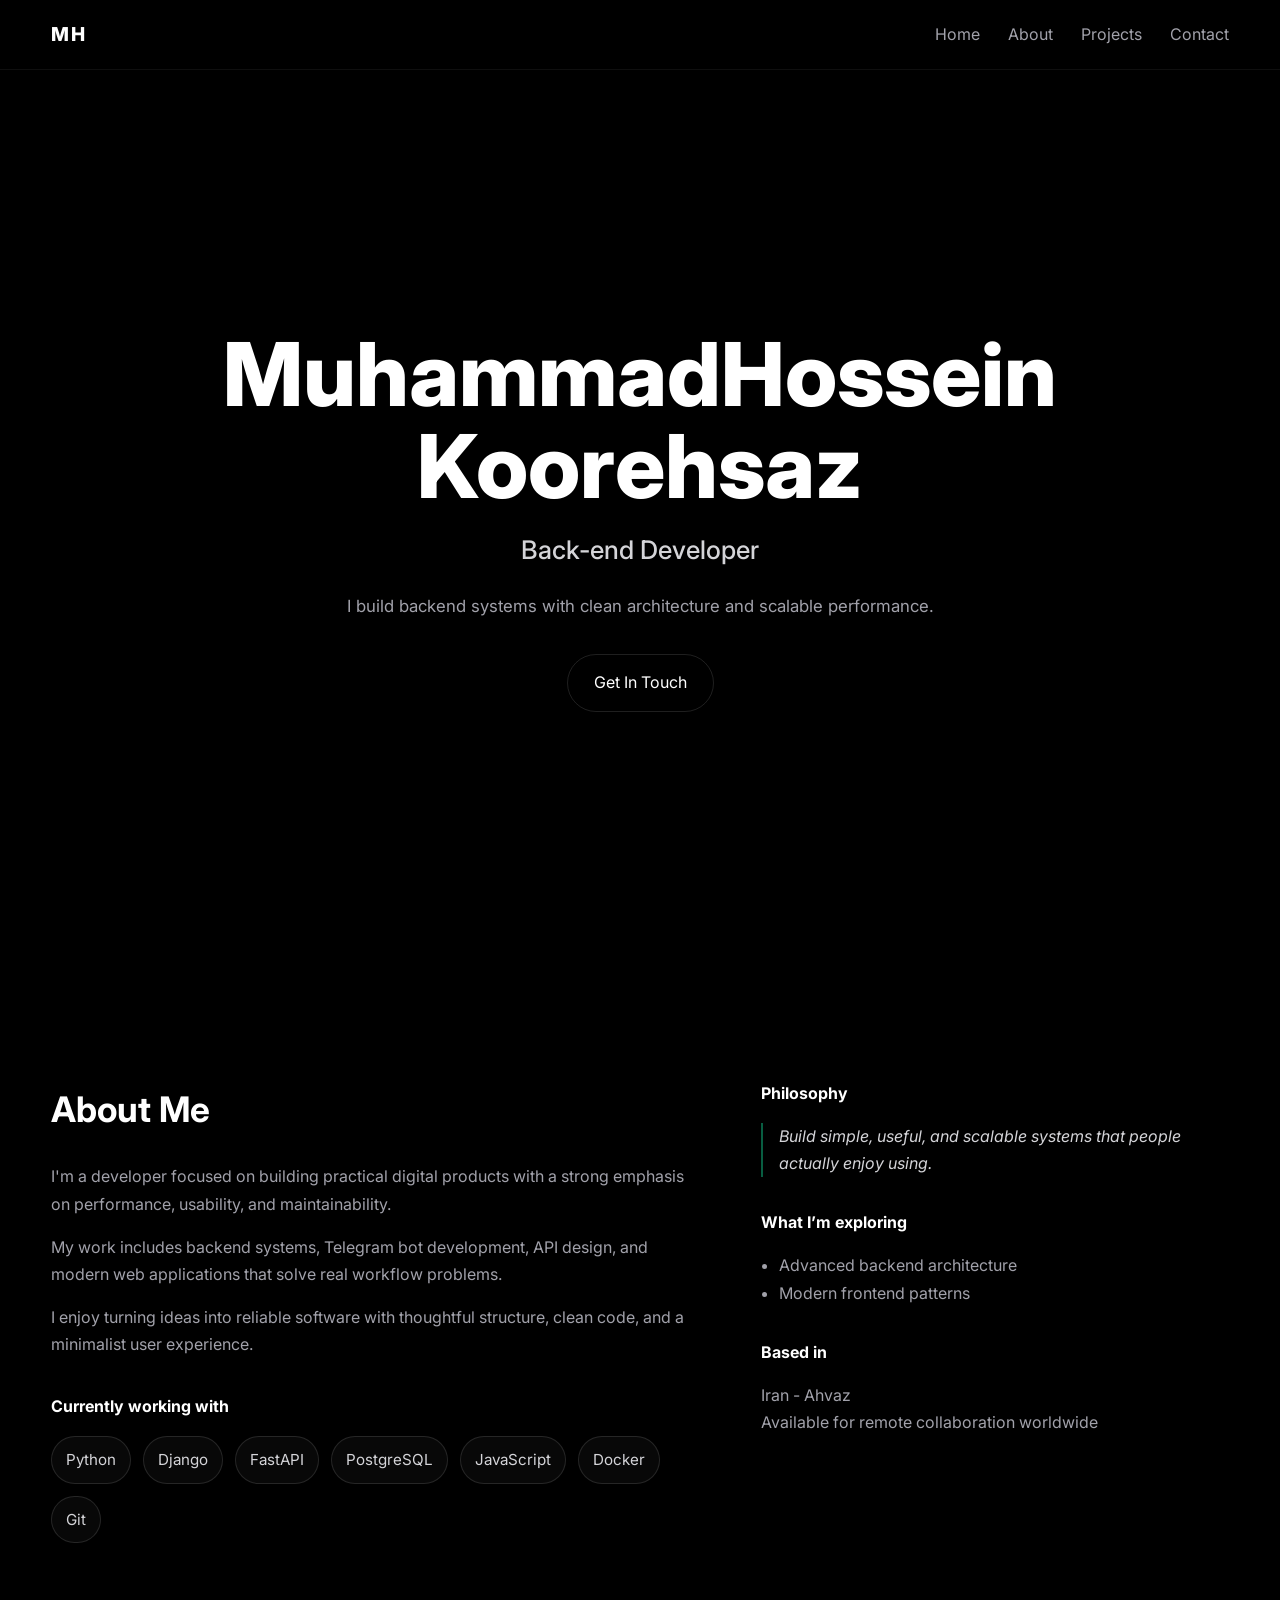
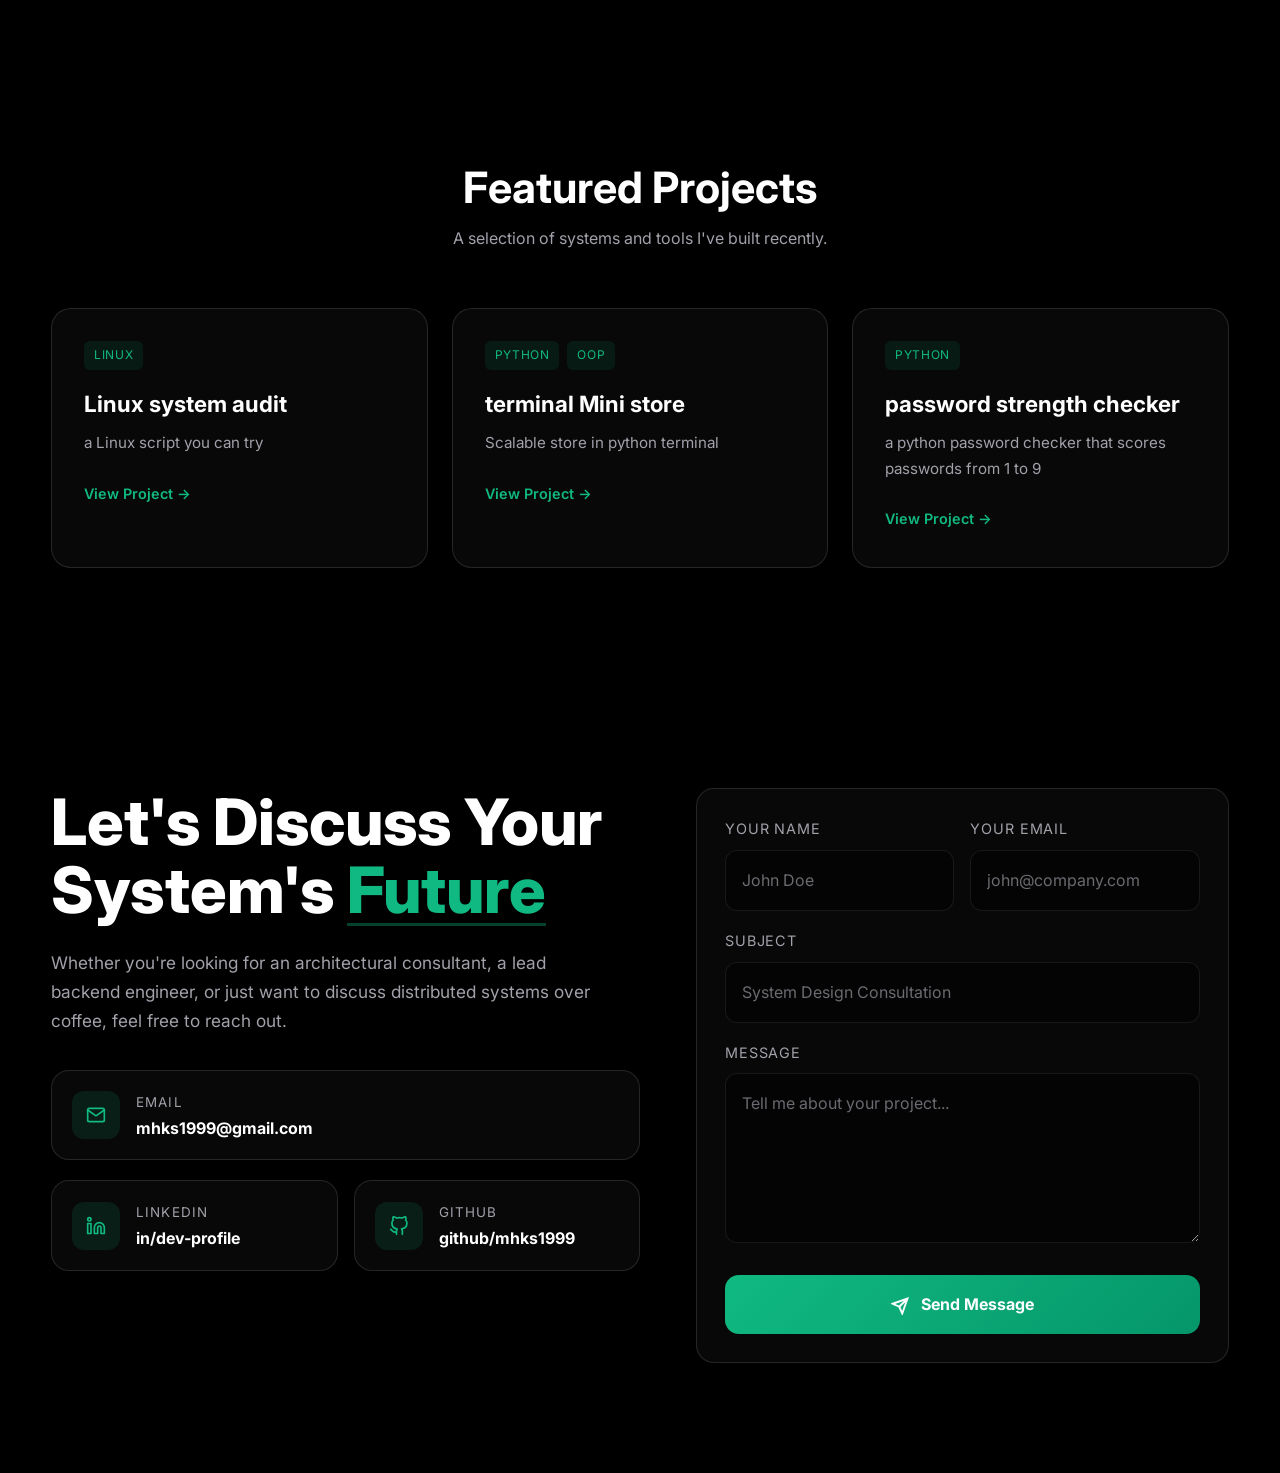
<file: index.html>
<!DOCTYPE html>
<html lang="en">
<head>
  <meta charset="UTF-8" />
  <meta name="viewport" content="width=device-width, initial-scale=1.0" />
  <title>MuhammadHosseinKoorehsaz | Portfolio</title>
  <link rel="preconnect" href="https://fonts.googleapis.com" />
  <link rel="preconnect" href="https://fonts.gstatic.com" crossorigin />
  <link
    href="https://fonts.googleapis.com/css2?family=Inter:wght@400;500;600;700;800&display=swap"
    rel="stylesheet"
  />
  <link rel="stylesheet" href="css/style.css" />
</head>
<body>
  <header class="site-header">
  <div class="container nav">

    <a href="#home" class="logo">MH</a>

    <nav>
      <ul class="nav-links">
        <li><a href="#home">Home</a></li>
        <li><a href="#about">About</a></li>
        <li><a href="#projects">Projects</a></li>
        <li><a href="#connect">Contact</a></li>
      </ul>
    </nav>

    <!-- mobile menu button -->
    <button class="menu-toggle" aria-label="Open Menu">
      ☰
    </button>

  </div>
</header>


  <main>
    <section id="home" class="hero section">
      <div class="container hero-content">
        <h1>MuhammadHossein Koorehsaz</h1>
        <h2>Back-end Developer</h2>
        <p>
          I build backend systems with clean architecture and scalable performance.
        </p>
        <a href="#connect" class="btn-outline">Get In Touch</a>
      </div>
    </section>

    <section id="about" class="section about-section">
      <div class="container about-grid">
        <div class="about-left">
          <h2>About Me</h2>
          <p>
            I'm a developer focused on building practical digital products with a
            strong emphasis on performance, usability, and maintainability.
          </p>
          <p>
            My work includes backend systems, Telegram bot development, API design,
            and modern web applications that solve real workflow problems.
          </p>
          <p>
            I enjoy turning ideas into reliable software with thoughtful structure,
            clean code, and a minimalist user experience.
          </p>

          <div class="skills-block">
            <h3>Currently working with</h3>
            <div class="skills-tags">
              <span>Python</span>
              <span>Django</span>
              <span>FastAPI</span>
              <span>PostgreSQL</span>
              <span>JavaScript</span>
              <span>Docker</span>
              <span>Git</span>
            </div>
          </div>
        </div>

        <div class="about-right">
          <div class="info-block">
            <h3>Philosophy</h3>
            <blockquote>
              Build simple, useful, and scalable systems that people actually enjoy using.
            </blockquote>
          </div>

          <div class="info-block">
            <h3>What I’m exploring</h3>
            <ul>
              <li>Advanced backend architecture</li>
              <li>Modern frontend patterns</li>
            </ul>
          </div>

          <div class="info-block">
            <h3>Based in</h3>
            <p>Iran - Ahvaz</p>
            <p>Available for remote collaboration worldwide</p>
          </div>
        </div>
      </div>
    </section>

    <section id="projects" class="section projects-section">
      <div class="container">
        <div class="section-heading center">
          <h2>Featured Projects</h2>
          <p>A selection of systems and tools I've built recently.</p>
        </div>

        <div class="projects-grid">
          <div class="project-card">
            <div class="project-content">
              <div class="project-tags"><span>Linux</span></div>
              <h3>Linux system audit</h3>
              <p>a Linux script you can try</p>
              <a href="https://github.com/mhks1999/linux_system_audit" class="project-link">View Project →</a>
            </div>
          </div>

          <div class="project-card">
            <div class="project-content">
              <div class="project-tags"><span>Python</span><span>OOP</span></div>
              <h3>terminal Mini store </h3>
              <p>Scalable store in python terminal</p>
              <a href="https://github.com/mhks1999/mini_store" class="project-link">View Project →</a>
            </div>
          </div>

          <div class="project-card">
            <div class="project-content">
              <div class="project-tags"><span>python</span></div>
              <h3>password strength checker</h3>
              <p>a python password checker that scores passwords from 1 to 9</p>
              <a href="https://github.com/mhks1999/password_strength_checker" class="project-link">View Project →</a>
            </div>
          </div>
        </div>
      </div>
    </section>

    <section id="connect" class="section connect-section">
      <div class="container contact-layout">
        <div class="contact-copy">
          <h2>Let's Discuss Your System's <span>Future</span></h2>
          <p>
            Whether you're looking for an architectural consultant, a lead backend engineer,
            or just want to discuss distributed systems over coffee, feel free to reach out.
          </p>

          <div class="contact-info">
            <a href="mailto:mhks1999@gmail.com" class="contact-card contact-card-wide">
              <div class="contact-icon">
                <svg width="20" height="20" viewBox="0 0 24 24" fill="none" stroke="currentColor" stroke-width="2" stroke-linecap="round" stroke-linejoin="round">
                  <path d="M4 4h16c1.1 0 2 .9 2 2v12c0 1.1-.9 2-2 2H4c-1.1 0-2-.9-2-2V6c0-1.1.9-2 2-2z"></path>
                  <polyline points="22,6 12,13 2,6"></polyline>
                </svg>
              </div>
              <div>
                <p class="label">Email</p>
                <h4>mhks1999@gmail.com</h4>
              </div>
            </a>

            <div class="contact-row">
              <a href="#" class="contact-card">
                <div class="contact-icon">
                  <svg width="20" height="20" viewBox="0 0 24 24" fill="none" stroke="currentColor" stroke-width="2" stroke-linecap="round" stroke-linejoin="round">
                    <path d="M16 8a6 6 0 0 1 6 6v7h-4v-7a2 2 0 0 0-2-2 2 2 0 0 0-2 2v7h-4v-7a6 6 0 0 1 6-6z"></path>
                    <rect x="2" y="9" width="4" height="12"></rect>
                    <circle cx="4" cy="4" r="2"></circle>
                  </svg>
                </div>
                <div>
                  <p class="label">LinkedIn</p>
                  <h4>in/dev-profile</h4>
                </div>
              </a>

              <a href="#" class="contact-card">
                <div class="contact-icon">
                  <svg width="20" height="20" viewBox="0 0 24 24" fill="none" stroke="currentColor" stroke-width="2" stroke-linecap="round" stroke-linejoin="round">
                    <path d="M9 19c-5 1.5-5-2.5-7-3m14 6v-3.87a3.37 3.37 0 0 0-.94-2.61c3.14-.35 6.44-1.54 6.44-7A5.44 5.44 0 0 0 20 4.77 5.07 5.07 0 0 0 19.91 1S18.73.65 16 2.48a13.38 13.38 0 0 0-7 0C6.27.65 5.09 1 5.09 1A5.07 5.07 0 0 0 5 4.77a5.44 5.44 0 0 0-1.5 3.78c0 5.42 3.3 6.61 6.44 7A3.37 3.37 0 0 0 9 18.13V22"></path>
                  </svg>
                </div>
                <div>
                  <p class="label">GitHub</p>
                  <h4>github/mhks1999</h4>
                </div>
              </a>
            </div>
          </div>
        </div>

        <form class="contact-form">
          <div class="form-row">
            <label>
              <span>Your Name</span>
              <input type="text" placeholder="John Doe" />
            </label>
            <label>
              <span>Your Email</span>
              <input type="email" placeholder="john@company.com" />
            </label>
          </div>
          <label>
            <span>Subject</span>
            <input type="text" placeholder="System Design Consultation" />
          </label>
          <label>
            <span>Message</span>
            <textarea rows="5" placeholder="Tell me about your project..."></textarea>
          </label>
          <button type="submit" class="send-btn">
            <svg width="18" height="18" viewBox="0 0 24 24" fill="none" stroke="currentColor" stroke-width="2.5" style="margin-right: 8px; vertical-align: middle;">
              <line x1="22" y1="2" x2="11" y2="13"></line>
              <polygon points="22 2 15 22 11 13 2 9 22 2"></polygon>
            </svg>
            Send Message
          </button>
        </form>
      </div>
    </section>
  </main>

  <script src="js/script.js"></script>
  <button id="scrollTopBtn" class="scroll-top">
  ↑
</button>

</body>
</html>
</file>
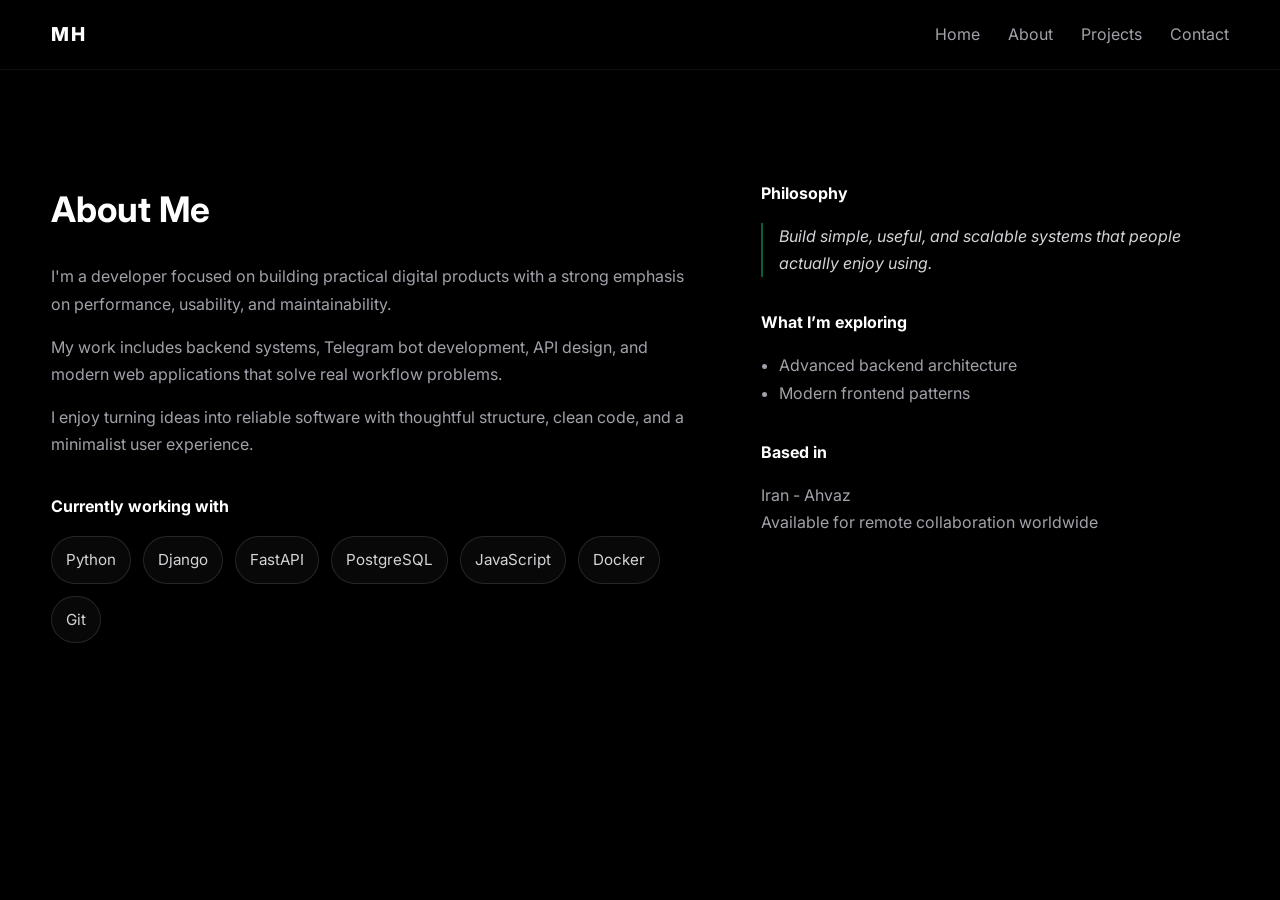
<file: about.html>
<!DOCTYPE html>
<html lang="en">
<head>
<meta charset="UTF-8">
<meta name="viewport" content="width=device-width, initial-scale=1.0">

<title>About | MuhammadHosseinKoorehsaz</title>

<link rel="preconnect" href="https://fonts.googleapis.com">
<link rel="preconnect" href="https://fonts.gstatic.com" crossorigin>

<link href="https://fonts.googleapis.com/css2?family=Inter:wght@400;500;600;700;800&display=swap" rel="stylesheet">

<link rel="stylesheet" href="css/style.css">
</head>

<body>

<header class="site-header">
<div class="container nav">

<a href="index.html#home" class="logo">MH</a>

<nav>
<ul class="nav-links">
<li><a href="index.html#home">Home</a></li>
<li><a href="about.html" class="active">About</a></li>
<li><a href="index.html#projects">Projects</a></li>
<li><a href="index.html#connect">Contact</a></li>
</ul>
</nav>

</div>
</header>


<section class="section about-section">

<div class="container about-grid">

<div class="about-left">

<h2>About Me</h2>

<p>
I'm a developer focused on building practical digital products with a strong emphasis on performance, usability, and maintainability.
</p>

<p>
My work includes backend systems, Telegram bot development, API design, and modern web applications that solve real workflow problems.
</p>

<p>
I enjoy turning ideas into reliable software with thoughtful structure, clean code, and a minimalist user experience.
</p>

<div class="skills-block">

<h3>Currently working with</h3>

<div class="skills-tags">

<span>Python</span>
<span>Django</span>
<span>FastAPI</span>
<span>PostgreSQL</span>
<span>JavaScript</span>
<span>Docker</span>
<span>Git</span>

</div>

</div>

</div>


<div class="about-right">

<div class="info-block">

<h3>Philosophy</h3>

<blockquote>
Build simple, useful, and scalable systems that people actually enjoy using.
</blockquote>

</div>


<div class="info-block">

<h3>What I’m exploring</h3>

<ul>

<li>Advanced backend architecture</li>
<li>Modern frontend patterns</li>

</ul>

</div>


<div class="info-block">

<h3>Based in</h3>

<p>Iran - Ahvaz</p>

<p>Available for remote collaboration worldwide</p>

</div>

</div>

</div>

</section>

</body>
</html>
</file>
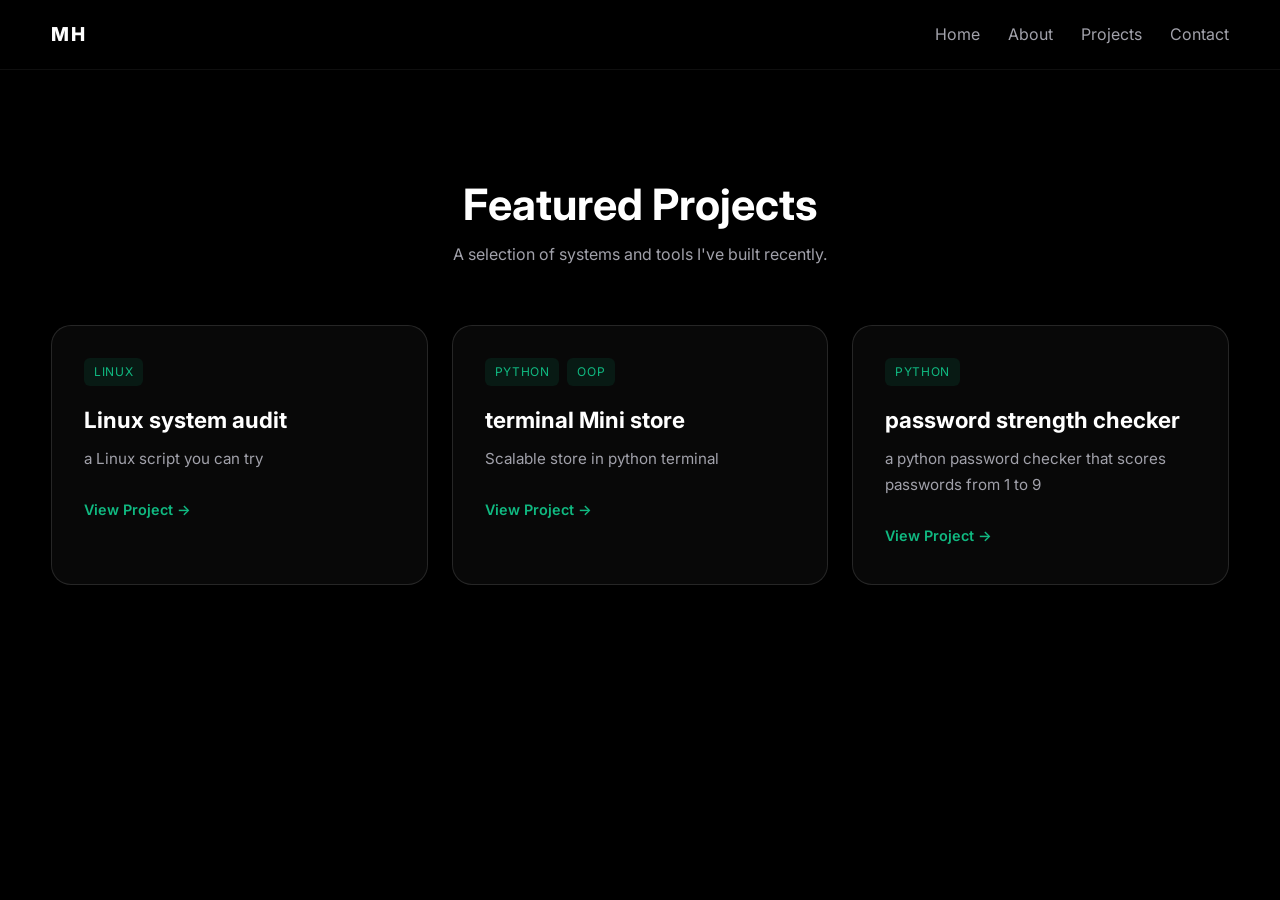
<file: projects.html>
<!DOCTYPE html>
<html lang="en">
<head>

<meta charset="UTF-8">
<meta name="viewport" content="width=device-width, initial-scale=1.0">

<title>Projects | MuhammadHosseinKoorehsaz</title>

<link rel="preconnect" href="https://fonts.googleapis.com">
<link rel="preconnect" href="https://fonts.gstatic.com" crossorigin>

<link href="https://fonts.googleapis.com/css2?family=Inter:wght@400;500;600;700;800&display=swap" rel="stylesheet">

<link rel="stylesheet" href="css/style.css">

</head>

<body>

<header class="site-header">
<div class="container nav">

<a href="index.html#home" class="logo">MH</a>

<nav>
<ul class="nav-links">
<li><a href="index.html#home">Home</a></li>
<li><a href="index.html#about">About</a></li>
<li><a href="projects.html" class="active">Projects</a></li>
<li><a href="index.html#connect">Contact</a></li>
</ul>
</nav>

</div>
</header>


<section class="section projects-section">

<div class="container">

<div class="section-heading center">

<h2>Featured Projects</h2>

<p>A selection of systems and tools I've built recently.</p>

</div>


<div class="projects-grid">

<div class="project-card">

<div class="project-content">

<div class="project-tags"><span>Linux</span></div>

<h3>Linux system audit</h3>

<p>a Linux script you can try</p>

<a href="https://github.com/mhks1999/linux_system_audit" class="project-link">

View Project →

</a>

</div>

</div>


<div class="project-card">

<div class="project-content">

<div class="project-tags">

<span>Python</span>
<span>OOP</span>

</div>

<h3>terminal Mini store</h3>

<p>Scalable store in python terminal</p>

<a href="https://github.com/mhks1999/mini_store" class="project-link">

View Project →

</a>

</div>

</div>


<div class="project-card">

<div class="project-content">

<div class="project-tags"><span>python</span></div>

<h3>password strength checker</h3>

<p>a python password checker that scores passwords from 1 to 9</p>

<a href="https://github.com/mhks1999/password_strength_checker" class="project-link">

View Project →

</a>

</div>

</div>

</div>

</div>

</section>

</body>
</html>
</file>
<file: css/style.css>
:root {
  --bg: #000000;
  --surface: rgba(255, 255, 255, 0.03);
  --surface-hover: rgba(255, 255, 255, 0.05);
  --border: rgba(255, 255, 255, 0.12);
  --text: #ffffff;
  --muted: #a1a1aa;
  --soft: #d4d4d8;
  --accent: #10b981;
  --accent-dark: #059669;
  --max-width: 1180px;
  --radius: 18px;
  --transition: all 0.3s ease;
}

* {
  margin: 0;
  padding: 0;
  box-sizing: border-box;
}

html {
  scroll-behavior: smooth;
}

body {
  font-family: "Inter", sans-serif;
  background: var(--bg);
  color: var(--text);
  line-height: 1.7;
}

a {
  color: inherit;
  text-decoration: none;
}

ul {
  list-style: none;
}

input,
textarea,
button {
  font: inherit;
}

.container {
  width: min(92%, var(--max-width));
  margin: 0 auto;
}

.section {
  padding: 110px 0;
}

/* HEADER */

.site-header {
  position: sticky;
  top: 0;
  z-index: 1000;
  backdrop-filter: blur(14px);
  background: rgba(0, 0, 0, 0.6);
  border-bottom: 1px solid rgba(255, 255, 255, 0.06);
}

.nav {
  display: flex;
  align-items: center;
  justify-content: space-between;
  padding: 18px 0;
}

.logo {
  font-size: 1.2rem;
  font-weight: 800;
  letter-spacing: 0.08em;
}

.nav-links {
  display: flex;
  align-items: center;
  gap: 28px;
}

.nav-links a {
  color: var(--muted);
  transition: var(--transition);
}

.nav-links a:hover {
  color: var(--text);
}

/* HERO */

.hero {
  min-height: 100vh;
  display: flex;
  align-items: center;
  text-align: center;
}

.hero-content {
  max-width: 840px;
  margin: 0 auto;
}

.hero h1 {
  font-size: clamp(2.5rem, 7vw, 5.5rem);
  font-weight: 800;
  line-height: 1.05;
  margin-bottom: 16px;
}

.hero h2 {
  font-size: clamp(1.1rem, 2.2vw, 1.6rem);
  color: var(--soft);
  font-weight: 500;
  margin-bottom: 20px;
}

.hero p {
  max-width: 720px;
  margin: 0 auto 34px;
  color: var(--muted);
  font-size: 1.05rem;
}

.btn-outline {
  display: inline-block;
  padding: 14px 26px;
  border: 1px solid var(--border);
  border-radius: 999px;
  color: var(--text);
  transition: var(--transition);
}

.btn-outline:hover {
  background: var(--surface-hover);
  transform: translateY(-2px);
}

/* SHARED SECTION HEADING */

.section-heading {
  max-width: 760px;
  margin: 0 auto 56px;
}

.section-heading.center {
  text-align: center;
}

.section-heading h2 {
  font-size: clamp(2rem, 4vw, 2.7rem);
  line-height: 1.15;
  margin-bottom: 12px;
}

.section-heading p {
  color: var(--muted);
}

/* ABOUT */

.about-grid {
  display: grid;
  grid-template-columns: 1.4fr 1fr;
  gap: 56px;
}

.about-section h2 {
  font-size: 2.2rem;
  margin-bottom: 24px;
}

.about-left p {
  color: var(--muted);
  margin-bottom: 16px;
  max-width: 760px;
}

.skills-block {
  margin-top: 34px;
}

.skills-block h3,
.info-block h3 {
  font-size: 1rem;
  color: var(--text);
  margin-bottom: 16px;
}

.skills-tags {
  display: flex;
  flex-wrap: wrap;
  gap: 12px;
}

.skills-tags span {
  padding: 10px 14px;
  border: 1px solid var(--border);
  background: var(--surface);
  border-radius: 999px;
  color: var(--soft);
  font-size: 0.95rem;
}

.info-block {
  margin-bottom: 32px;
}

.info-block p,
.info-block li {
  color: var(--muted);
}

.info-block ul {
  padding-left: 18px;
  list-style: disc;
}

blockquote {
  border-left: 2px solid rgba(16, 185, 129, 0.5);
  padding-left: 16px;
  color: var(--soft);
  font-style: italic;
}

/* PROJECTS */

.projects-grid {
  display: grid;
  grid-template-columns: repeat(3, 1fr);
  gap: 24px;
}

.project-card {
  min-height: 260px;
  background: var(--surface);
  border: 1px solid var(--border);
  border-radius: 20px;
  padding: 32px;
  transition: var(--transition);
  position: relative;
  overflow: hidden;
}

.project-card::before {
  content: "";
  position: absolute;
  inset: 0;
  background: radial-gradient(
    circle at top right,
    rgba(16, 185, 129, 0.12),
    transparent 38%
  );
  opacity: 0;
  transition: var(--transition);
}

.project-card:hover {
  border-color: rgba(16, 185, 129, 0.4);
  transform: translateY(-8px);
  background: var(--surface-hover);
}

.project-card:hover::before {
  opacity: 1;
}

.project-content {
  position: relative;
  z-index: 1;
}

.project-tags {
  display: flex;
  flex-wrap: wrap;
  gap: 8px;
  margin-bottom: 20px;
}

.project-tags span {
  font-size: 0.75rem;
  text-transform: uppercase;
  letter-spacing: 0.05em;
  color: var(--accent);
  background: rgba(16, 185, 129, 0.1);
  padding: 4px 10px;
  border-radius: 6px;
}

.project-card h3 {
  font-size: 1.4rem;
  line-height: 1.25;
  margin-bottom: 12px;
}

.project-card p {
  color: var(--muted);
  font-size: 0.95rem;
  margin-bottom: 24px;
}

.project-link {
  display: inline-block;
  font-size: 0.9rem;
  font-weight: 600;
  color: var(--accent);
  transition: var(--transition);
}

.project-link:hover {
  transform: translateX(4px);
}

/* CONTACT */

.connect-section h2 {
  font-size: 2.2rem;
  margin-bottom: 24px;
}

.contact-layout {
  display: grid;
  grid-template-columns: 1.05fr 0.95fr;
  gap: 56px;
  align-items: start;
}

.contact-copy h2 {
  font-size: clamp(2.6rem, 5vw, 4.8rem);
  line-height: 1.05;
  font-weight: 800;
  max-width: 620px;
  margin-bottom: 22px;
}

.contact-copy h2 span {
  color: var(--accent);
  display: inline-block;
  border-bottom: 3px solid rgba(16, 185, 129, 0.35);
}

.contact-copy > p {
  max-width: 560px;
  color: var(--muted);
  font-size: 1.08rem;
  margin-bottom: 34px;
}

.contact-info {
  display: grid;
  gap: 20px;
  max-width: 620px;
}

.contact-row {
  display: grid;
  grid-template-columns: repeat(2, 1fr);
  gap: 16px;
}

.contact-card,
.contact-form {
  border: 1px solid var(--border);
  background: var(--surface);
  border-radius: var(--radius);
  backdrop-filter: blur(10px);
}

.contact-card {
  display: flex;
  align-items: center;
  gap: 16px;
  padding: 20px;
  transition: var(--transition);
}

.contact-card:hover {
  transform: translateY(-3px);
  background: var(--surface-hover);
  border-color: rgba(16, 185, 129, 0.35);
}

.contact-card-wide {
  min-height: 84px;
}

.contact-icon {
  width: 48px;
  height: 48px;
  border-radius: 12px;
  display: grid;
  place-items: center;
  background: rgba(16, 185, 129, 0.12);
  color: var(--accent);
  flex-shrink: 0;
}

.label {
  color: var(--muted);
  font-size: 0.84rem;
  text-transform: uppercase;
  letter-spacing: 0.08em;
  margin-bottom: 4px;
}

.contact-card h4 {
  color: var(--text);
  font-size: 1rem;
  line-height: 1.35;
  word-break: break-word;
}

/* FORM */

.contact-form {
  position: relative;
  padding: 28px;
}

.contact-form label {
  display: block;
  margin-bottom: 18px;
}

.contact-form label > span {
  display: block;
  color: var(--muted);
  font-size: 0.9rem;
  text-transform: uppercase;
  letter-spacing: 0.06em;
  margin-bottom: 8px;
}

.contact-form input,
.contact-form textarea {
  width: 100%;
  border: 1px solid rgba(255, 255, 255, 0.08);
  background: rgba(0, 0, 0, 0.45);
  color: var(--text);
  border-radius: 12px;
  padding: 16px;
  outline: none;
  transition: var(--transition);
}

.contact-form input::placeholder,
.contact-form textarea::placeholder {
  color: rgba(161, 161, 170, 0.65);
}

.contact-form input:focus,
.contact-form textarea:focus {
  border-color: rgba(16, 185, 129, 0.55);
  box-shadow: 0 0 0 3px rgba(16, 185, 129, 0.12);
}

.contact-form textarea {
  resize: vertical;
  min-height: 150px;
}

.form-row {
  display: grid;
  grid-template-columns: repeat(2, 1fr);
  gap: 16px;
}

.send-btn {
  width: 100%;
  border: none;
  border-radius: 14px;
  padding: 16px 20px;
  margin-top: 6px;
  background: linear-gradient(135deg, var(--accent), var(--accent-dark));
  color: #ffffff;
  font-size: 1rem;
  font-weight: 700;
  cursor: pointer;
  transition: var(--transition);
}

.send-btn:hover {
  transform: translateY(-2px);
  box-shadow: 0 14px 40px rgba(16, 185, 129, 0.18);
}

/* RESPONSIVE */

@media (max-width: 1100px) {
  .projects-grid {
    grid-template-columns: repeat(2, 1fr);
  }

  .contact-layout {
    gap: 40px;
  }
}

@media (max-width: 900px) {
  .section {
    padding: 90px 0;
  }

  .about-grid,
  .contact-layout,
  .projects-grid {
    grid-template-columns: 1fr;
  }

  .contact-copy h2 {
    max-width: 100%;
  }

  .contact-copy > p,
  .contact-info {
    max-width: 100%;
  }

  .nav-links {
    gap: 16px;
  }
}

@media (max-width: 700px) {
  .contact-row,
  .form-row {
    grid-template-columns: 1fr;
  }

  .project-card {
    min-height: auto;
  }
}

@media (max-width: 600px) {
  .section {
    padding: 76px 0;
  }

  .nav {
 flex-direction: row;
    justify-content: space-between;
    align-items: center;
  }

  .nav-links {
    flex-wrap: wrap;
    justify-content: center;
    gap: 12px;
    font-size: 0.92rem;
  }

  .hero {
    min-height: calc(100vh - 90px);
    text-align: left;
  }

  .hero-content {
    margin: 0 auto;
  }

  .hero p {
    margin-left: 0;
    margin-right: 0;
  }

  .btn-outline {
    width: fit-content;
  }

  .about-section h2,
  .connect-section h2 {
    font-size: 2rem;
  }

  .contact-copy h2 {
    font-size: clamp(2.25rem, 12vw, 3.2rem);
  }

  .contact-card {
    align-items: flex-start;
  }

  .contact-form {
    padding: 22px;
  }
}

.scroll-top {

position: fixed;
right: 30px;
bottom: 30px;

width: 45px;
height: 45px;

border-radius: 50%;
border: none;

background: #111;
color: white;

font-size: 20px;

cursor: pointer;

opacity: 0;
pointer-events: none;

transition: all .3s;

}

.scroll-top.show {

opacity: 1;
pointer-events: auto;

}

.menu-toggle {

display: none;

font-size: 24px;

background: none;
border: none;
cursor: pointer;

color: inherit;

}

@media (max-width: 768px){

.nav-links{

position: absolute;

top: 70px;
right: 20px;

background: #111;

flex-direction: column;

padding: 20px;

border-radius: 10px;

display: none;

}

.nav-links.open{

display: flex;

}

.menu-toggle{

display: block;

}

}
</file>
